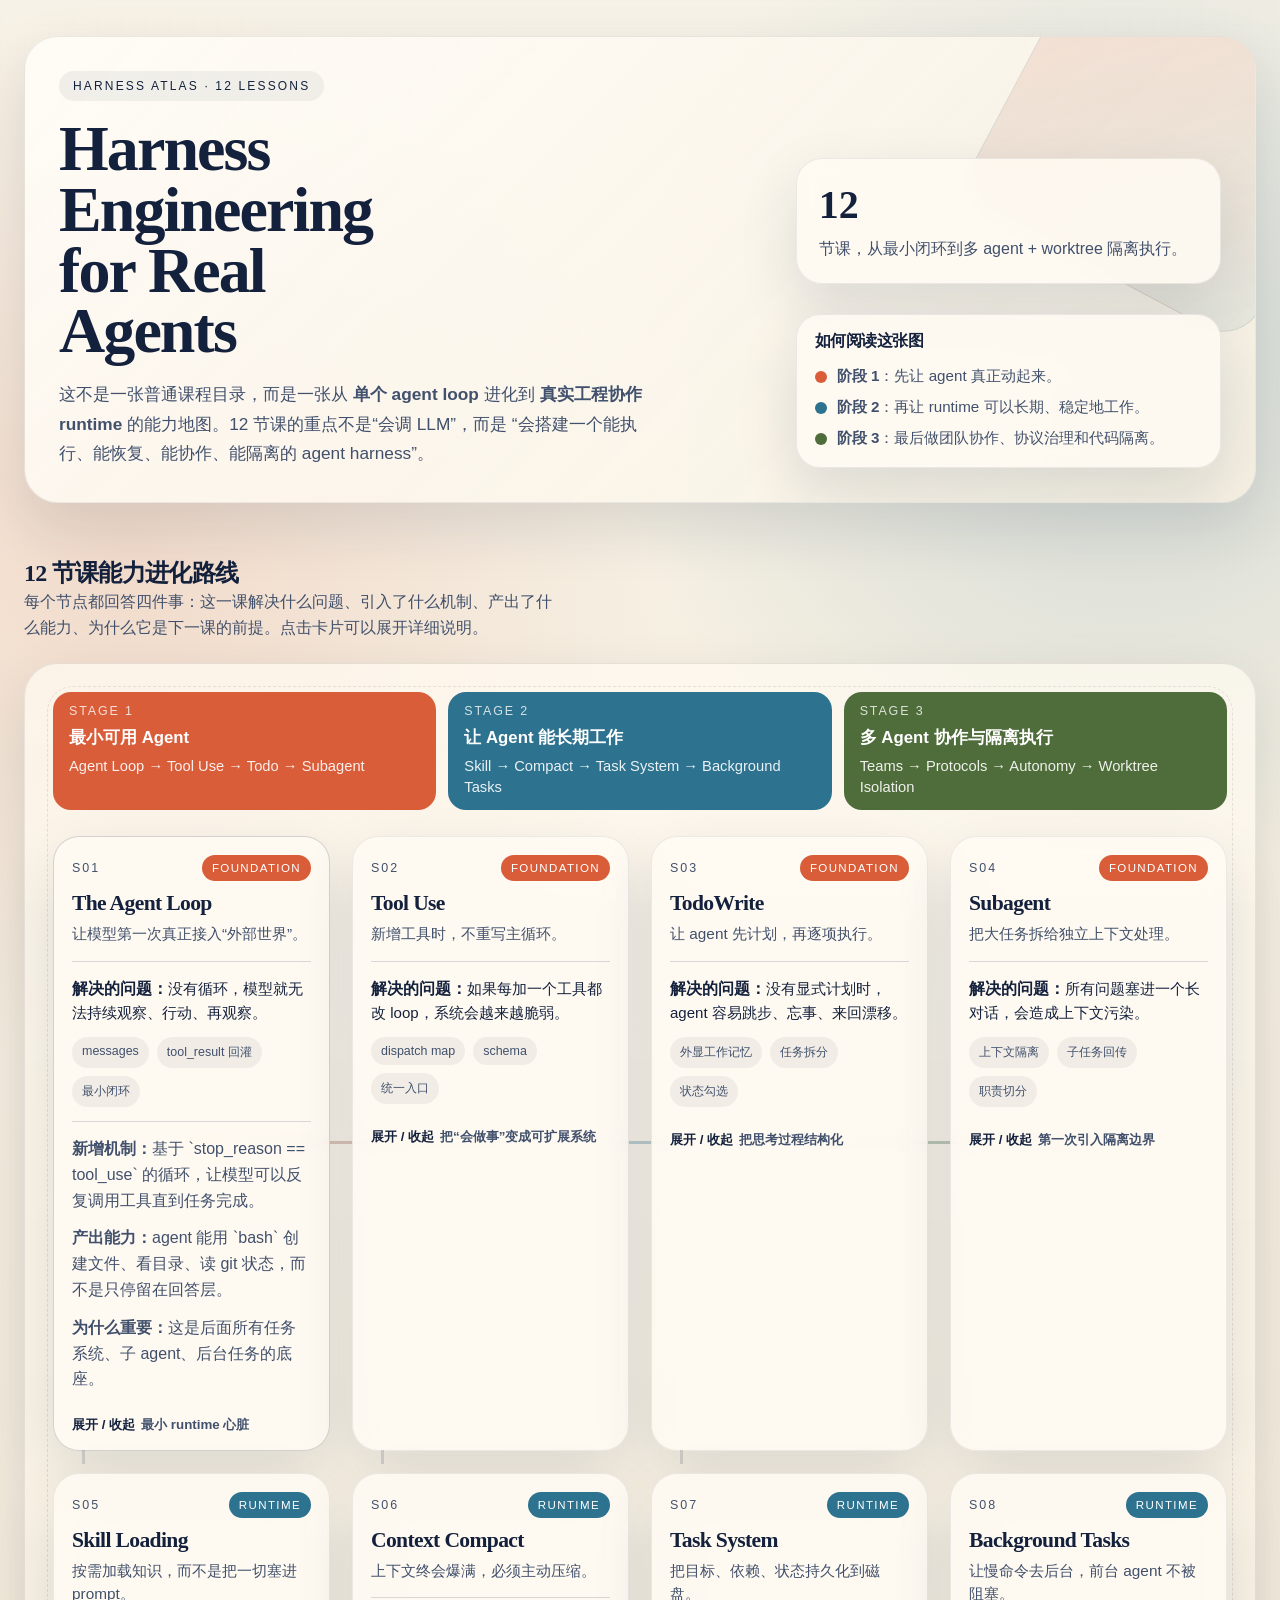
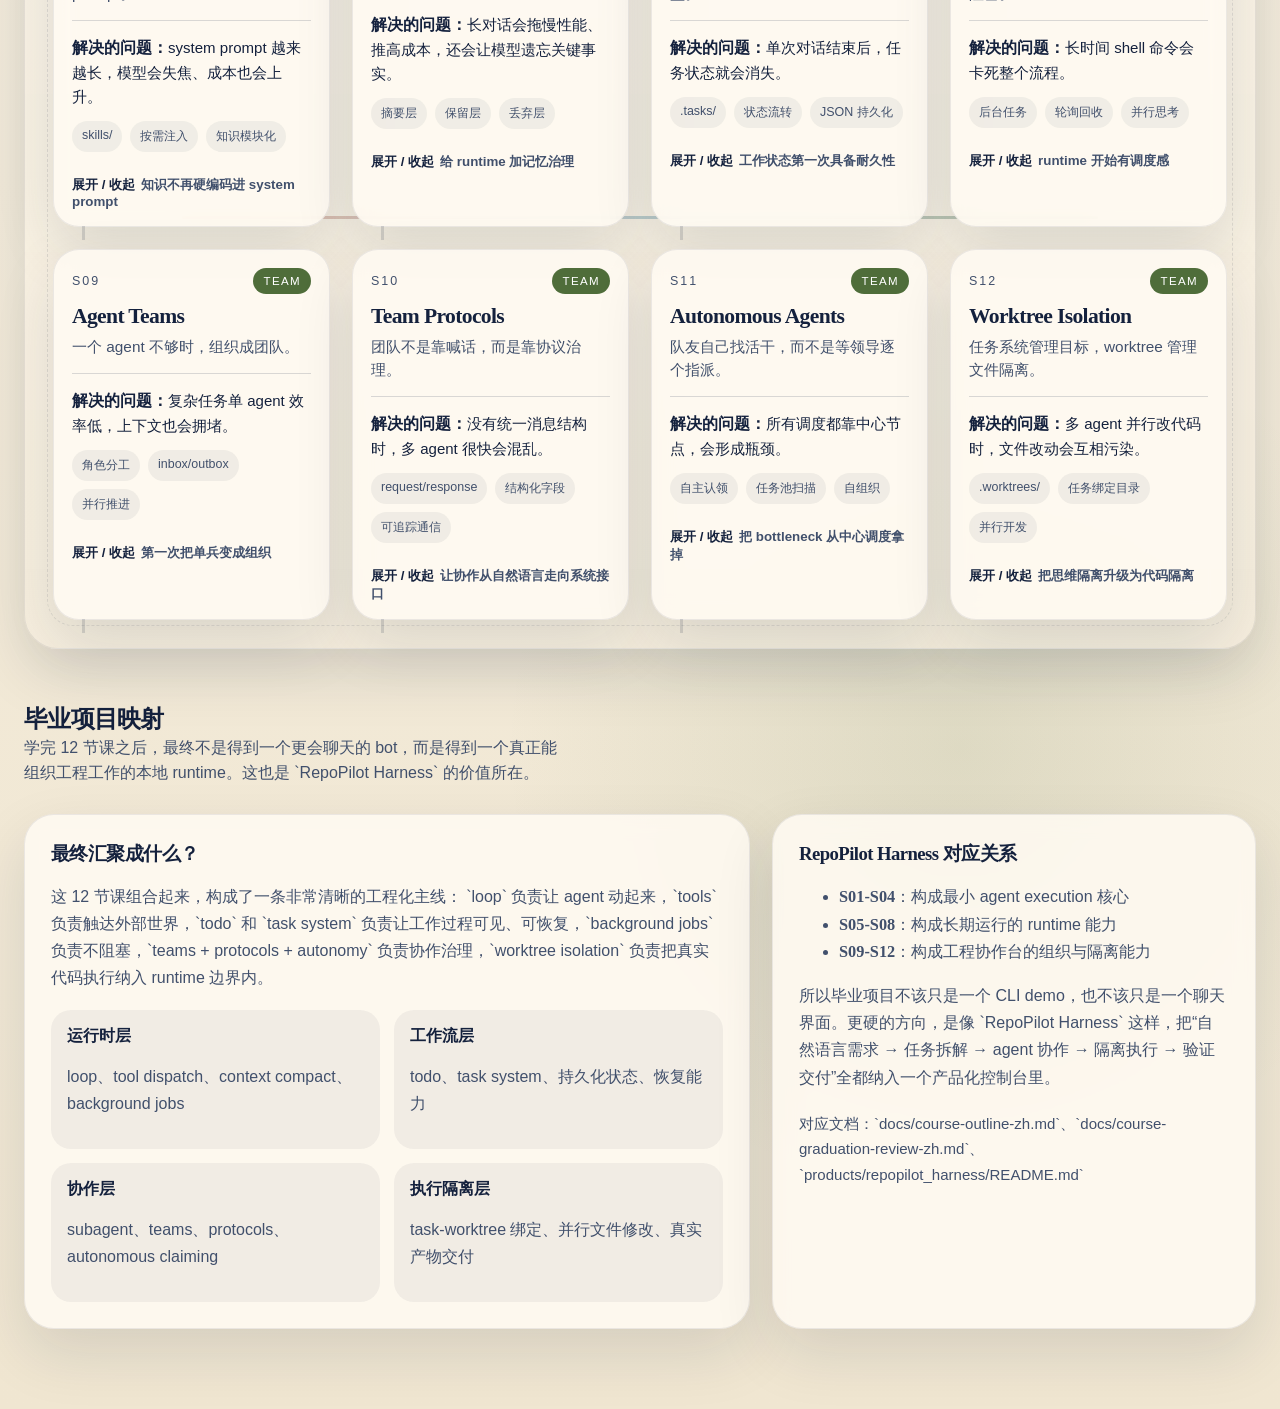
<file: docs/harness-12-lessons-infographic.html>
<!DOCTYPE html>
<html lang="zh-CN">
  <head>
    <meta charset="UTF-8" />
    <meta name="viewport" content="width=device-width, initial-scale=1.0" />
    <title>Harness Engineering for Real Agents - 12 节课知识点信息图</title>
    <style>
      :root {
        --paper: #f4efe4;
        --paper-strong: #efe6d3;
        --ink: #14213d;
        --ink-soft: #41506c;
        --accent: #d95d39;
        --accent-2: #2d728f;
        --accent-3: #4f6d3a;
        --line: rgba(20, 33, 61, 0.16);
        --card: rgba(255, 251, 243, 0.86);
        --shadow: 0 24px 60px rgba(20, 33, 61, 0.12);
        --radius: 26px;
        --max: 1380px;
      }

      * {
        box-sizing: border-box;
      }

      html {
        scroll-behavior: smooth;
      }

      body {
        margin: 0;
        color: var(--ink);
        font-family: "Avenir Next", "Segoe UI", sans-serif;
        background:
          radial-gradient(circle at 10% 18%, rgba(217, 93, 57, 0.14), transparent 20%),
          radial-gradient(circle at 88% 12%, rgba(45, 114, 143, 0.18), transparent 18%),
          radial-gradient(circle at 75% 78%, rgba(79, 109, 58, 0.12), transparent 18%),
          linear-gradient(180deg, #f7f2e7 0%, #f0e6d1 100%);
      }

      body::before {
        content: "";
        position: fixed;
        inset: 0;
        pointer-events: none;
        opacity: 0.18;
        background-image:
          linear-gradient(rgba(20, 33, 61, 0.03) 1px, transparent 1px),
          linear-gradient(90deg, rgba(20, 33, 61, 0.03) 1px, transparent 1px);
        background-size: 24px 24px;
        mask-image: linear-gradient(to bottom, rgba(0, 0, 0, 0.8), transparent 80%);
      }

      a {
        color: inherit;
      }

      .page {
        width: min(calc(100% - 48px), var(--max));
        margin: 0 auto;
        padding: 36px 0 80px;
        position: relative;
      }

      .hero {
        position: relative;
        overflow: hidden;
        background: linear-gradient(135deg, rgba(255, 252, 247, 0.92), rgba(249, 242, 227, 0.84));
        border: 1px solid rgba(20, 33, 61, 0.08);
        border-radius: 34px;
        box-shadow: var(--shadow);
        padding: 34px;
        min-height: 340px;
      }

      .hero::after {
        content: "";
        position: absolute;
        right: -80px;
        top: -70px;
        width: 320px;
        height: 320px;
        border-radius: 40px;
        transform: rotate(28deg);
        background: linear-gradient(135deg, rgba(217, 93, 57, 0.16), rgba(45, 114, 143, 0.08));
        border: 1px solid rgba(20, 33, 61, 0.08);
      }

      .eyebrow {
        display: inline-flex;
        align-items: center;
        gap: 10px;
        padding: 8px 14px;
        border-radius: 999px;
        background: rgba(20, 33, 61, 0.06);
        font-size: 12px;
        letter-spacing: 0.18em;
        text-transform: uppercase;
      }

      .hero-grid {
        display: grid;
        grid-template-columns: minmax(0, 1.25fr) minmax(320px, 0.75fr);
        gap: 28px;
        position: relative;
        z-index: 1;
      }

      h1,
      h2,
      h3 {
        margin: 0;
        font-family: "Iowan Old Style", "Palatino Linotype", "Book Antiqua", serif;
        font-weight: 700;
        letter-spacing: -0.03em;
      }

      h1 {
        margin-top: 18px;
        font-size: clamp(2.6rem, 5vw, 5rem);
        line-height: 0.95;
        max-width: 10ch;
      }

      .hero p.lead {
        max-width: 62ch;
        margin: 18px 0 0;
        font-size: 1.08rem;
        line-height: 1.7;
        color: var(--ink-soft);
      }

      .hero-stats {
        align-self: end;
        display: grid;
        gap: 14px;
      }

      .stat-card,
      .legend,
      .graduate-card,
      .lesson-card,
      .summary-card {
        background: var(--card);
        backdrop-filter: blur(10px);
        border: 1px solid rgba(20, 33, 61, 0.08);
        box-shadow: var(--shadow);
      }

      .stat-card {
        border-radius: 26px;
        padding: 22px;
      }

      .stat-card strong {
        display: block;
        font-size: 2.5rem;
        font-family: "Iowan Old Style", serif;
      }

      .stat-card span {
        display: block;
        margin-top: 8px;
        color: var(--ink-soft);
        line-height: 1.6;
      }

      .legend {
        margin-top: 16px;
        border-radius: 24px;
        padding: 16px 18px 18px;
      }

      .legend h3 {
        font-size: 1rem;
        margin-bottom: 14px;
      }

      .legend-row {
        display: grid;
        gap: 10px;
      }

      .legend-item {
        display: grid;
        grid-template-columns: 12px 1fr;
        gap: 10px;
        align-items: start;
        font-size: 0.95rem;
        color: var(--ink-soft);
      }

      .dot {
        width: 12px;
        height: 12px;
        border-radius: 50%;
        margin-top: 5px;
      }

      .phase-1 { background: var(--accent); }
      .phase-2 { background: var(--accent-2); }
      .phase-3 { background: var(--accent-3); }

      .section-head {
        display: flex;
        align-items: end;
        justify-content: space-between;
        gap: 18px;
        margin: 54px 0 22px;
      }

      .section-head p {
        margin: 0;
        color: var(--ink-soft);
        max-width: 60ch;
        line-height: 1.6;
      }

      .roadmap-shell {
        position: relative;
        border-radius: 34px;
        padding: 28px;
        background: linear-gradient(180deg, rgba(255, 250, 241, 0.74), rgba(248, 240, 224, 0.78));
        border: 1px solid rgba(20, 33, 61, 0.08);
        box-shadow: var(--shadow);
      }

      .roadmap-shell::before {
        content: "";
        position: absolute;
        inset: 22px;
        border-radius: 26px;
        border: 1px dashed rgba(20, 33, 61, 0.1);
        pointer-events: none;
      }

      .phase-ribbon {
        display: grid;
        grid-template-columns: repeat(3, minmax(0, 1fr));
        gap: 12px;
        margin-bottom: 18px;
      }

      .phase-pill {
        padding: 12px 16px;
        border-radius: 18px;
        color: white;
        min-height: 86px;
      }

      .phase-pill small {
        display: block;
        font-size: 0.78rem;
        opacity: 0.8;
        text-transform: uppercase;
        letter-spacing: 0.15em;
      }

      .phase-pill strong {
        display: block;
        margin-top: 8px;
        font-size: 1.05rem;
      }

      .phase-pill span {
        display: block;
        margin-top: 7px;
        font-size: 0.92rem;
        line-height: 1.45;
        opacity: 0.9;
      }

      .roadmap {
        position: relative;
        display: grid;
        grid-template-columns: repeat(4, minmax(0, 1fr));
        gap: 22px;
        padding-top: 8px;
      }

      .roadmap::before,
      .roadmap::after {
        content: "";
        position: absolute;
        left: 11%;
        right: 11%;
        height: 3px;
        border-radius: 999px;
        background: linear-gradient(90deg, rgba(217, 93, 57, 0.35), rgba(45, 114, 143, 0.3), rgba(79, 109, 58, 0.35));
        z-index: 0;
      }

      .roadmap::before { top: 22.5%; }
      .roadmap::after { top: 71%; }

      .lesson-card {
        position: relative;
        z-index: 1;
        border-radius: var(--radius);
        padding: 18px 18px 16px;
        transition: transform 180ms ease, box-shadow 180ms ease, border-color 180ms ease;
      }

      .lesson-card:hover {
        transform: translateY(-4px);
        box-shadow: 0 26px 64px rgba(20, 33, 61, 0.16);
      }

      .lesson-card[data-open="true"] {
        border-color: rgba(20, 33, 61, 0.18);
      }

      .lesson-card::before {
        content: "";
        position: absolute;
        inset: auto auto -14px 28px;
        width: 3px;
        height: 14px;
        background: rgba(20, 33, 61, 0.14);
      }

      .lesson-card.end-row::before,
      .lesson-card.last::before {
        display: none;
      }

      .lesson-top {
        display: flex;
        align-items: center;
        justify-content: space-between;
        gap: 12px;
      }

      .badge {
        font-size: 0.78rem;
        letter-spacing: 0.16em;
        text-transform: uppercase;
        color: var(--ink-soft);
      }

      .phase-tag {
        padding: 7px 10px;
        border-radius: 999px;
        font-size: 0.72rem;
        letter-spacing: 0.12em;
        text-transform: uppercase;
        color: white;
      }

      .lesson-card h3 {
        margin-top: 10px;
        font-size: 1.35rem;
      }

      .lesson-sub {
        margin-top: 6px;
        color: var(--ink-soft);
        font-size: 0.96rem;
        line-height: 1.5;
      }

      .problem {
        margin-top: 14px;
        padding-top: 14px;
        border-top: 1px solid var(--line);
        font-size: 0.94rem;
        line-height: 1.58;
      }

      .problem strong,
      .detail-block strong,
      .graduate-card strong,
      .summary-card strong {
        font-family: "Iowan Old Style", serif;
        font-size: 1.02rem;
      }

      .meta {
        display: flex;
        flex-wrap: wrap;
        gap: 8px;
        margin-top: 12px;
      }

      .meta span {
        padding: 7px 10px;
        border-radius: 999px;
        background: rgba(20, 33, 61, 0.06);
        color: var(--ink-soft);
        font-size: 0.78rem;
      }

      .detail-block {
        display: grid;
        grid-template-rows: 0fr;
        transition: grid-template-rows 220ms ease, margin-top 220ms ease;
        margin-top: 0;
      }

      .lesson-card[data-open="true"] .detail-block {
        grid-template-rows: 1fr;
        margin-top: 14px;
      }

      .detail-inner {
        overflow: hidden;
      }

      .detail-panel {
        padding-top: 14px;
        border-top: 1px solid var(--line);
        display: grid;
        gap: 12px;
      }

      .detail-panel p,
      .detail-panel li {
        color: var(--ink-soft);
        line-height: 1.6;
        margin: 0;
      }

      .detail-panel ul {
        margin: 0;
        padding-left: 18px;
      }

      .toggle {
        margin-top: 14px;
        width: 100%;
        border: 0;
        background: none;
        padding: 10px 0 0;
        color: var(--ink);
        cursor: pointer;
        text-align: left;
        font-weight: 600;
        font-family: inherit;
      }

      .toggle span {
        color: var(--ink-soft);
        margin-left: 6px;
      }

      .graduate-grid {
        display: grid;
        grid-template-columns: minmax(0, 1.2fr) minmax(300px, 0.8fr);
        gap: 22px;
        margin-top: 28px;
      }

      .graduate-card,
      .summary-card {
        border-radius: 30px;
        padding: 26px;
      }

      .graduate-card p,
      .summary-card p,
      .summary-card li {
        color: var(--ink-soft);
        line-height: 1.7;
      }

      .summary-grid {
        display: grid;
        grid-template-columns: repeat(2, minmax(0, 1fr));
        gap: 14px;
        margin-top: 18px;
      }

      .summary-box {
        padding: 16px;
        border-radius: 20px;
        background: rgba(20, 33, 61, 0.05);
      }

      .summary-box h4 {
        margin: 0 0 8px;
        font-size: 1rem;
        font-family: "Iowan Old Style", serif;
      }

      .footer-note {
        margin-top: 20px;
        color: var(--ink-soft);
        font-size: 0.94rem;
      }

      @media (max-width: 1100px) {
        .hero-grid,
        .graduate-grid {
          grid-template-columns: 1fr;
        }

        .roadmap {
          grid-template-columns: repeat(2, minmax(0, 1fr));
        }

        .roadmap::before,
        .roadmap::after {
          display: none;
        }
      }

      @media (max-width: 740px) {
        .page {
          width: min(calc(100% - 24px), var(--max));
          padding: 20px 0 50px;
        }

        .hero,
        .roadmap-shell,
        .graduate-card,
        .summary-card {
          padding: 20px;
          border-radius: 24px;
        }

        h1 {
          max-width: none;
          font-size: 2.5rem;
        }

        .phase-ribbon,
        .summary-grid,
        .roadmap {
          grid-template-columns: 1fr;
        }

        .lesson-card::before {
          display: none;
        }
      }
    </style>
  </head>
  <body>
    <main class="page">
      <section class="hero">
        <div class="hero-grid">
          <div>
            <div class="eyebrow">Harness Atlas · 12 Lessons</div>
            <h1>Harness Engineering for Real Agents</h1>
            <p class="lead">
              这不是一张普通课程目录，而是一张从 <strong>单个 agent loop</strong> 进化到
              <strong>真实工程协作 runtime</strong> 的能力地图。12 节课的重点不是“会调 LLM”，而是
              “会搭建一个能执行、能恢复、能协作、能隔离的 agent harness”。
            </p>
          </div>
          <aside class="hero-stats">
            <div class="stat-card">
              <strong>12</strong>
              <span>节课，从最小闭环到多 agent + worktree 隔离执行。</span>
            </div>
            <div class="legend">
              <h3>如何阅读这张图</h3>
              <div class="legend-row">
                <div class="legend-item"><span class="dot phase-1"></span><span><strong>阶段 1</strong>：先让 agent 真正动起来。</span></div>
                <div class="legend-item"><span class="dot phase-2"></span><span><strong>阶段 2</strong>：再让 runtime 可以长期、稳定地工作。</span></div>
                <div class="legend-item"><span class="dot phase-3"></span><span><strong>阶段 3</strong>：最后做团队协作、协议治理和代码隔离。</span></div>
              </div>
            </div>
          </aside>
        </div>
      </section>

      <div class="section-head">
        <div>
          <h2>12 节课能力进化路线</h2>
          <p>
            每个节点都回答四件事：这一课解决什么问题、引入了什么机制、产出了什么能力、为什么它是下一课的前提。点击卡片可以展开详细说明。
          </p>
        </div>
      </div>

      <section class="roadmap-shell">
        <div class="phase-ribbon">
          <div class="phase-pill phase-1">
            <small>Stage 1</small>
            <strong>最小可用 Agent</strong>
            <span>Agent Loop → Tool Use → Todo → Subagent</span>
          </div>
          <div class="phase-pill phase-2">
            <small>Stage 2</small>
            <strong>让 Agent 能长期工作</strong>
            <span>Skill → Compact → Task System → Background Tasks</span>
          </div>
          <div class="phase-pill phase-3">
            <small>Stage 3</small>
            <strong>多 Agent 协作与隔离执行</strong>
            <span>Teams → Protocols → Autonomy → Worktree Isolation</span>
          </div>
        </div>

        <div class="roadmap">
          <article class="lesson-card" data-open="true">
            <div class="lesson-top">
              <span class="badge">S01</span>
              <span class="phase-tag phase-1">Foundation</span>
            </div>
            <h3>The Agent Loop</h3>
            <p class="lesson-sub">让模型第一次真正接入“外部世界”。</p>
            <div class="problem"><strong>解决的问题：</strong>没有循环，模型就无法持续观察、行动、再观察。</div>
            <div class="meta"><span>messages</span><span>tool_result 回灌</span><span>最小闭环</span></div>
            <div class="detail-block">
              <div class="detail-inner">
                <div class="detail-panel">
                  <p><strong>新增机制：</strong>基于 `stop_reason == tool_use` 的循环，让模型可以反复调用工具直到任务完成。</p>
                  <p><strong>产出能力：</strong>agent 能用 `bash` 创建文件、看目录、读 git 状态，而不是只停留在回答层。</p>
                  <p><strong>为什么重要：</strong>这是后面所有任务系统、子 agent、后台任务的底座。</p>
                </div>
              </div>
            </div>
            <button class="toggle" type="button">展开 / 收起<span>最小 runtime 心脏</span></button>
          </article>

          <article class="lesson-card">
            <div class="lesson-top">
              <span class="badge">S02</span>
              <span class="phase-tag phase-1">Foundation</span>
            </div>
            <h3>Tool Use</h3>
            <p class="lesson-sub">新增工具时，不重写主循环。</p>
            <div class="problem"><strong>解决的问题：</strong>如果每加一个工具都改 loop，系统会越来越脆弱。</div>
            <div class="meta"><span>dispatch map</span><span>schema</span><span>统一入口</span></div>
            <div class="detail-block">
              <div class="detail-inner">
                <div class="detail-panel">
                  <p><strong>新增机制：</strong>`TOOL_HANDLERS` / dispatch registry，把循环和工具实现解耦。</p>
                  <p><strong>产出能力：</strong>除了 `bash` 之外，还能扩展 `read_file`、`write_file` 等能力而不破坏主结构。</p>
                  <p><strong>为什么重要：</strong>没有可扩展工具层，后面的 todo、task、team 都会耦死在一起。</p>
                </div>
              </div>
            </div>
            <button class="toggle" type="button">展开 / 收起<span>把“会做事”变成可扩展系统</span></button>
          </article>

          <article class="lesson-card">
            <div class="lesson-top">
              <span class="badge">S03</span>
              <span class="phase-tag phase-1">Foundation</span>
            </div>
            <h3>TodoWrite</h3>
            <p class="lesson-sub">让 agent 先计划，再逐项执行。</p>
            <div class="problem"><strong>解决的问题：</strong>没有显式计划时，agent 容易跳步、忘事、来回漂移。</div>
            <div class="meta"><span>外显工作记忆</span><span>任务拆分</span><span>状态勾选</span></div>
            <div class="detail-block">
              <div class="detail-inner">
                <div class="detail-panel">
                  <p><strong>新增机制：</strong>`TodoWrite` 作为外显工作记忆，让模型把脑内计划显性化。</p>
                  <p><strong>产出能力：</strong>agent 会先列步骤，再逐步完成，过程更可解释，也更容易 debug。</p>
                  <p><strong>为什么重要：</strong>从这一课开始，harness 不只是执行器，而是开始管理“工作过程”。</p>
                </div>
              </div>
            </div>
            <button class="toggle" type="button">展开 / 收起<span>把思考过程结构化</span></button>
          </article>

          <article class="lesson-card end-row">
            <div class="lesson-top">
              <span class="badge">S04</span>
              <span class="phase-tag phase-1">Foundation</span>
            </div>
            <h3>Subagent</h3>
            <p class="lesson-sub">把大任务拆给独立上下文处理。</p>
            <div class="problem"><strong>解决的问题：</strong>所有问题塞进一个长对话，会造成上下文污染。</div>
            <div class="meta"><span>上下文隔离</span><span>子任务回传</span><span>职责切分</span></div>
            <div class="detail-block">
              <div class="detail-inner">
                <div class="detail-panel">
                  <p><strong>新增机制：</strong>主 agent 通过 `spawn_subagent` 把子问题交给独立 `messages[]` 处理。</p>
                  <p><strong>产出能力：</strong>复杂问题可以局部求解，再把精简结果带回主线。</p>
                  <p><strong>为什么重要：</strong>这是多 agent 和 worktree 隔离前，最早的“隔离思维”。</p>
                </div>
              </div>
            </div>
            <button class="toggle" type="button">展开 / 收起<span>第一次引入隔离边界</span></button>
          </article>

          <article class="lesson-card">
            <div class="lesson-top">
              <span class="badge">S05</span>
              <span class="phase-tag phase-2">Runtime</span>
            </div>
            <h3>Skill Loading</h3>
            <p class="lesson-sub">按需加载知识，而不是把一切塞进 prompt。</p>
            <div class="problem"><strong>解决的问题：</strong>system prompt 越来越长，模型会失焦、成本也会上升。</div>
            <div class="meta"><span>skills/</span><span>按需注入</span><span>知识模块化</span></div>
            <div class="detail-block">
              <div class="detail-inner">
                <div class="detail-panel">
                  <p><strong>新增机制：</strong>运行时发现并加载 skill 文件，只在需要时把知识交给模型。</p>
                  <p><strong>产出能力：</strong>agent 不必预装所有知识，而是像工程系统一样按模块组装能力。</p>
                  <p><strong>为什么重要：</strong>这让 harness 开始具备“上下文预算管理”的意识。</p>
                </div>
              </div>
            </div>
            <button class="toggle" type="button">展开 / 收起<span>知识不再硬编码进 system prompt</span></button>
          </article>

          <article class="lesson-card">
            <div class="lesson-top">
              <span class="badge">S06</span>
              <span class="phase-tag phase-2">Runtime</span>
            </div>
            <h3>Context Compact</h3>
            <p class="lesson-sub">上下文终会爆满，必须主动压缩。</p>
            <div class="problem"><strong>解决的问题：</strong>长对话会拖慢性能、推高成本，还会让模型遗忘关键事实。</div>
            <div class="meta"><span>摘要层</span><span>保留层</span><span>丢弃层</span></div>
            <div class="detail-block">
              <div class="detail-inner">
                <div class="detail-panel">
                  <p><strong>新增机制：</strong>对对话进行分层：该保留什么、该摘要什么、该丢弃什么。</p>
                  <p><strong>产出能力：</strong>即使任务跑得很久，agent 依然能记住目标、约束、已完成事项。</p>
                  <p><strong>为什么重要：</strong>没有 compact，后面真正长期运行的任务系统会越来越不稳定。</p>
                </div>
              </div>
            </div>
            <button class="toggle" type="button">展开 / 收起<span>给 runtime 加记忆治理</span></button>
          </article>

          <article class="lesson-card">
            <div class="lesson-top">
              <span class="badge">S07</span>
              <span class="phase-tag phase-2">Runtime</span>
            </div>
            <h3>Task System</h3>
            <p class="lesson-sub">把目标、依赖、状态持久化到磁盘。</p>
            <div class="problem"><strong>解决的问题：</strong>单次对话结束后，任务状态就会消失。</div>
            <div class="meta"><span>.tasks/</span><span>状态流转</span><span>JSON 持久化</span></div>
            <div class="detail-block">
              <div class="detail-inner">
                <div class="detail-panel">
                  <p><strong>新增机制：</strong>任务实体、依赖关系、状态机和文件化持久层。</p>
                  <p><strong>产出能力：</strong>关闭进程再启动，agent 仍知道“哪些任务还没做完”。</p>
                  <p><strong>为什么重要：</strong>从这一步开始，harness 已经是 runtime，而不是一次性脚本。</p>
                </div>
              </div>
            </div>
            <button class="toggle" type="button">展开 / 收起<span>工作状态第一次具备耐久性</span></button>
          </article>

          <article class="lesson-card end-row">
            <div class="lesson-top">
              <span class="badge">S08</span>
              <span class="phase-tag phase-2">Runtime</span>
            </div>
            <h3>Background Tasks</h3>
            <p class="lesson-sub">让慢命令去后台，前台 agent 不被阻塞。</p>
            <div class="problem"><strong>解决的问题：</strong>长时间 shell 命令会卡死整个流程。</div>
            <div class="meta"><span>后台任务</span><span>轮询回收</span><span>并行思考</span></div>
            <div class="detail-block">
              <div class="detail-inner">
                <div class="detail-panel">
                  <p><strong>新增机制：</strong>启动后台任务、保存 job 状态、在结果就绪后再回收。</p>
                  <p><strong>产出能力：</strong>agent 可以一边触发慢任务，一边继续处理别的工作。</p>
                  <p><strong>为什么重要：</strong>真正的工程 runtime 不能被一个长命令锁死。</p>
                </div>
              </div>
            </div>
            <button class="toggle" type="button">展开 / 收起<span>runtime 开始有调度感</span></button>
          </article>

          <article class="lesson-card">
            <div class="lesson-top">
              <span class="badge">S09</span>
              <span class="phase-tag phase-3">Team</span>
            </div>
            <h3>Agent Teams</h3>
            <p class="lesson-sub">一个 agent 不够时，组织成团队。</p>
            <div class="problem"><strong>解决的问题：</strong>复杂任务单 agent 效率低，上下文也会拥堵。</div>
            <div class="meta"><span>角色分工</span><span>inbox/outbox</span><span>并行推进</span></div>
            <div class="detail-block">
              <div class="detail-inner">
                <div class="detail-panel">
                  <p><strong>新增机制：</strong>成员身份、异步邮箱通信、队友持久化状态。</p>
                  <p><strong>产出能力：</strong>多个 agent 能并行认领不同任务，不再只有一个大脑单线程工作。</p>
                  <p><strong>为什么重要：</strong>这是从“agent”跨到“team runtime”的门槛。</p>
                </div>
              </div>
            </div>
            <button class="toggle" type="button">展开 / 收起<span>第一次把单兵变成组织</span></button>
          </article>

          <article class="lesson-card">
            <div class="lesson-top">
              <span class="badge">S10</span>
              <span class="phase-tag phase-3">Team</span>
            </div>
            <h3>Team Protocols</h3>
            <p class="lesson-sub">团队不是靠喊话，而是靠协议治理。</p>
            <div class="problem"><strong>解决的问题：</strong>没有统一消息结构时，多 agent 很快会混乱。</div>
            <div class="meta"><span>request/response</span><span>结构化字段</span><span>可追踪通信</span></div>
            <div class="detail-block">
              <div class="detail-inner">
                <div class="detail-panel">
                  <p><strong>新增机制：</strong>协议化的请求、回复、确认格式，让协作从“聊天”变成“操作系统接口”。</p>
                  <p><strong>产出能力：</strong>消息可以追踪、校验、重放，也更适合未来扩展审计与自动化。</p>
                  <p><strong>为什么重要：</strong>没有协议，团队越大越乱；有协议，协作才可能稳定。</p>
                </div>
              </div>
            </div>
            <button class="toggle" type="button">展开 / 收起<span>让协作从自然语言走向系统接口</span></button>
          </article>

          <article class="lesson-card">
            <div class="lesson-top">
              <span class="badge">S11</span>
              <span class="phase-tag phase-3">Team</span>
            </div>
            <h3>Autonomous Agents</h3>
            <p class="lesson-sub">队友自己找活干，而不是等领导逐个指派。</p>
            <div class="problem"><strong>解决的问题：</strong>所有调度都靠中心节点，会形成瓶颈。</div>
            <div class="meta"><span>自主认领</span><span>任务池扫描</span><span>自组织</span></div>
            <div class="detail-block">
              <div class="detail-inner">
                <div class="detail-panel">
                  <p><strong>新增机制：</strong>周期性扫描任务池，根据依赖和角色自主 claim 工作。</p>
                  <p><strong>产出能力：</strong>多个 agent 可以像一个轻量型工程团队那样自组织运转。</p>
                  <p><strong>为什么重要：</strong>这一步让系统从“中心派单”走向“自治协作”。</p>
                </div>
              </div>
            </div>
            <button class="toggle" type="button">展开 / 收起<span>把 bottleneck 从中心调度拿掉</span></button>
          </article>

          <article class="lesson-card last">
            <div class="lesson-top">
              <span class="badge">S12</span>
              <span class="phase-tag phase-3">Team</span>
            </div>
            <h3>Worktree Isolation</h3>
            <p class="lesson-sub">任务系统管理目标，worktree 管理文件隔离。</p>
            <div class="problem"><strong>解决的问题：</strong>多 agent 并行改代码时，文件改动会互相污染。</div>
            <div class="meta"><span>.worktrees/</span><span>任务绑定目录</span><span>并行开发</span></div>
            <div class="detail-block">
              <div class="detail-inner">
                <div class="detail-panel">
                  <p><strong>新增机制：</strong>每个 task 绑定独立 worktree / workspace，在文件系统层面隔离任务。</p>
                  <p><strong>产出能力：</strong>多个任务可以并行修改代码，彼此互不踩踏，后续再进入 review / merge 流程。</p>
                  <p><strong>为什么重要：</strong>这是从“能协作”走向“能真实写代码交付”的关键一步。</p>
                </div>
              </div>
            </div>
            <button class="toggle" type="button">展开 / 收起<span>把思维隔离升级为代码隔离</span></button>
          </article>
        </div>
      </section>

      <div class="section-head">
        <div>
          <h2>毕业项目映射</h2>
          <p>
            学完 12 节课之后，最终不是得到一个更会聊天的 bot，而是得到一个真正能组织工程工作的本地 runtime。这也是 `RepoPilot Harness` 的价值所在。
          </p>
        </div>
      </div>

      <section class="graduate-grid">
        <article class="graduate-card">
          <h3>最终汇聚成什么？</h3>
          <p>
            这 12 节课组合起来，构成了一条非常清晰的工程化主线：
            `loop` 负责让 agent 动起来，`tools` 负责触达外部世界，`todo` 和 `task system`
            负责让工作过程可见、可恢复，`background jobs` 负责不阻塞，`teams + protocols + autonomy`
            负责协作治理，`worktree isolation` 负责把真实代码执行纳入 runtime 边界内。
          </p>
          <div class="summary-grid">
            <div class="summary-box">
              <h4>运行时层</h4>
              <p>loop、tool dispatch、context compact、background jobs</p>
            </div>
            <div class="summary-box">
              <h4>工作流层</h4>
              <p>todo、task system、持久化状态、恢复能力</p>
            </div>
            <div class="summary-box">
              <h4>协作层</h4>
              <p>subagent、teams、protocols、autonomous claiming</p>
            </div>
            <div class="summary-box">
              <h4>执行隔离层</h4>
              <p>task-worktree 绑定、并行文件修改、真实产物交付</p>
            </div>
          </div>
        </article>

        <aside class="summary-card">
          <h3>RepoPilot Harness 对应关系</h3>
          <ul>
            <li><strong>S01-S04</strong>：构成最小 agent execution 核心</li>
            <li><strong>S05-S08</strong>：构成长期运行的 runtime 能力</li>
            <li><strong>S09-S12</strong>：构成工程协作台的组织与隔离能力</li>
          </ul>
          <p>
            所以毕业项目不该只是一个 CLI demo，也不该只是一个聊天界面。更硬的方向，是像 `RepoPilot Harness` 这样，把“自然语言需求 → 任务拆解 → agent 协作 → 隔离执行 → 验证交付”全都纳入一个产品化控制台里。
          </p>
          <p class="footer-note">
            对应文档：`docs/course-outline-zh.md`、`docs/course-graduation-review-zh.md`、`products/repopilot_harness/README.md`
          </p>
        </aside>
      </section>
    </main>

    <script>
      const cards = document.querySelectorAll('.lesson-card');
      cards.forEach((card) => {
        const button = card.querySelector('.toggle');
        button.addEventListener('click', () => {
          const open = card.getAttribute('data-open') === 'true';
          card.setAttribute('data-open', String(!open));
        });
      });
    </script>
  </body>
</html>
</file>
